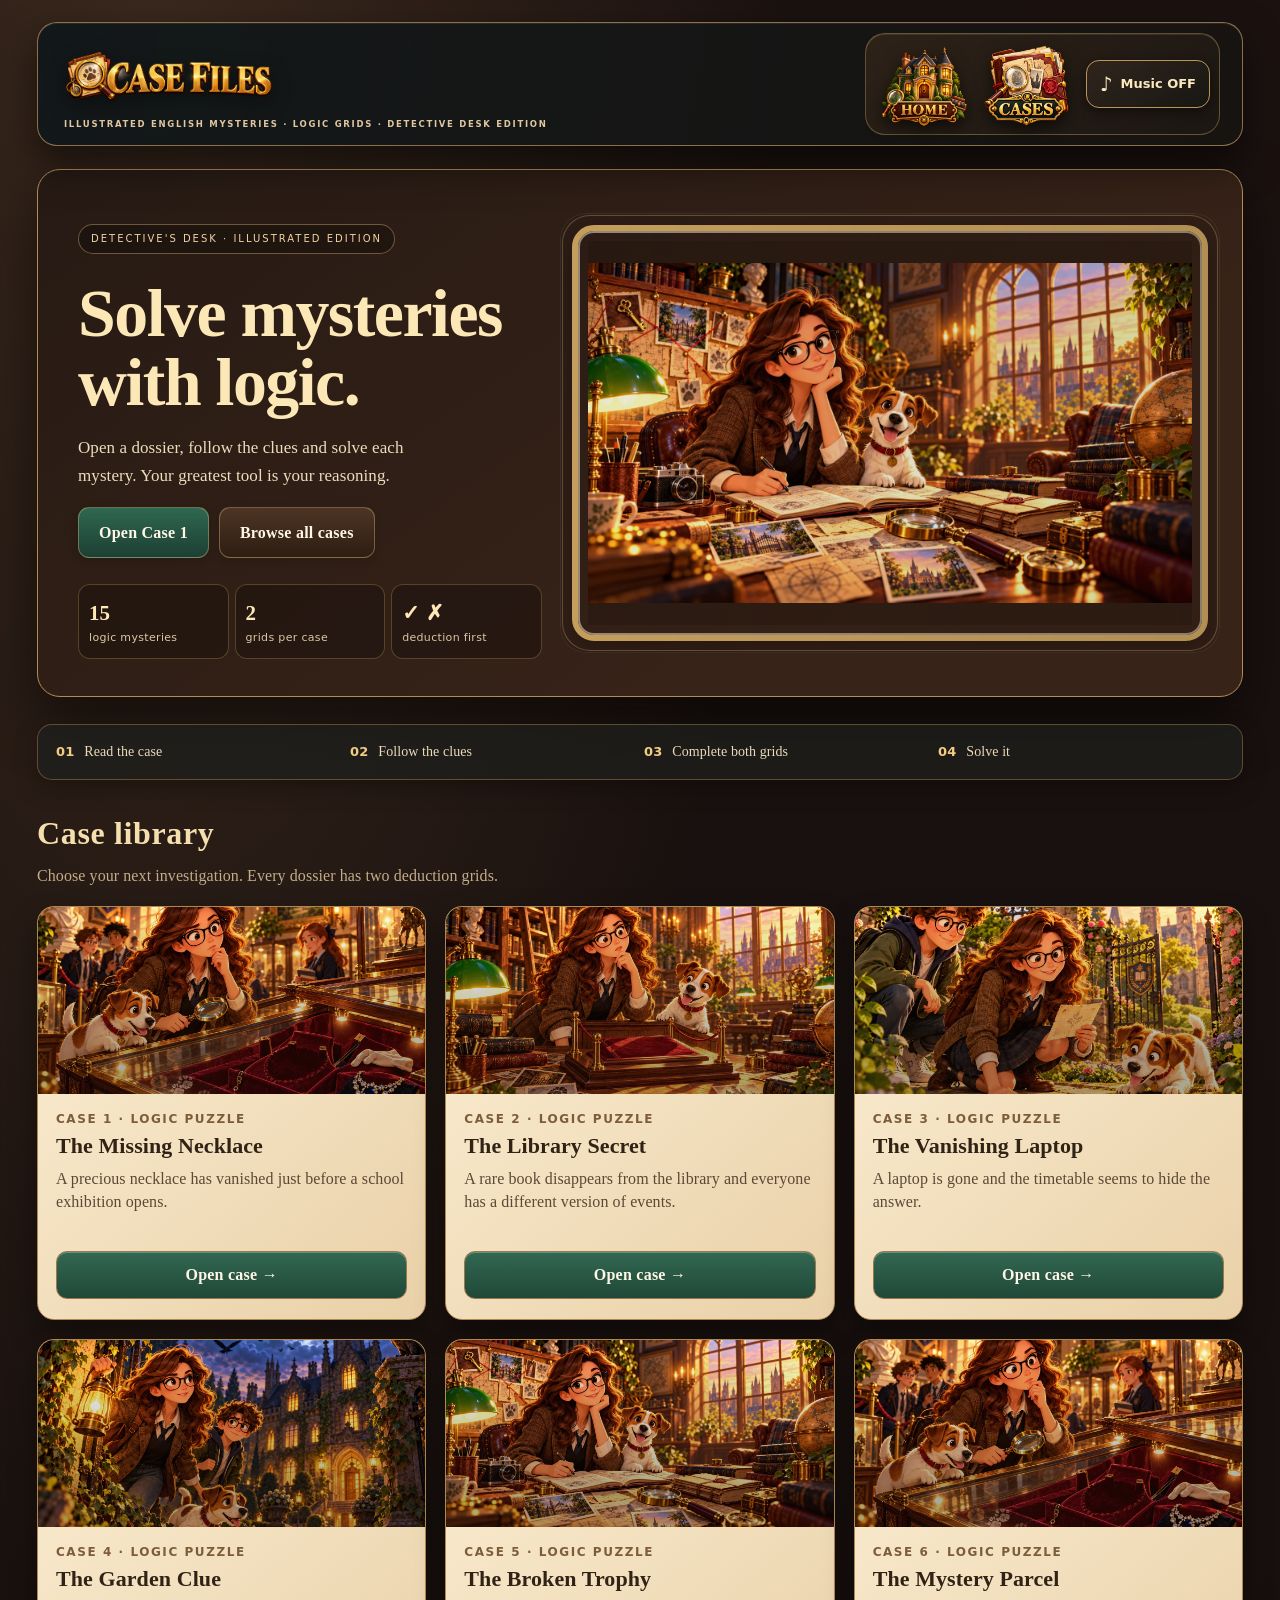
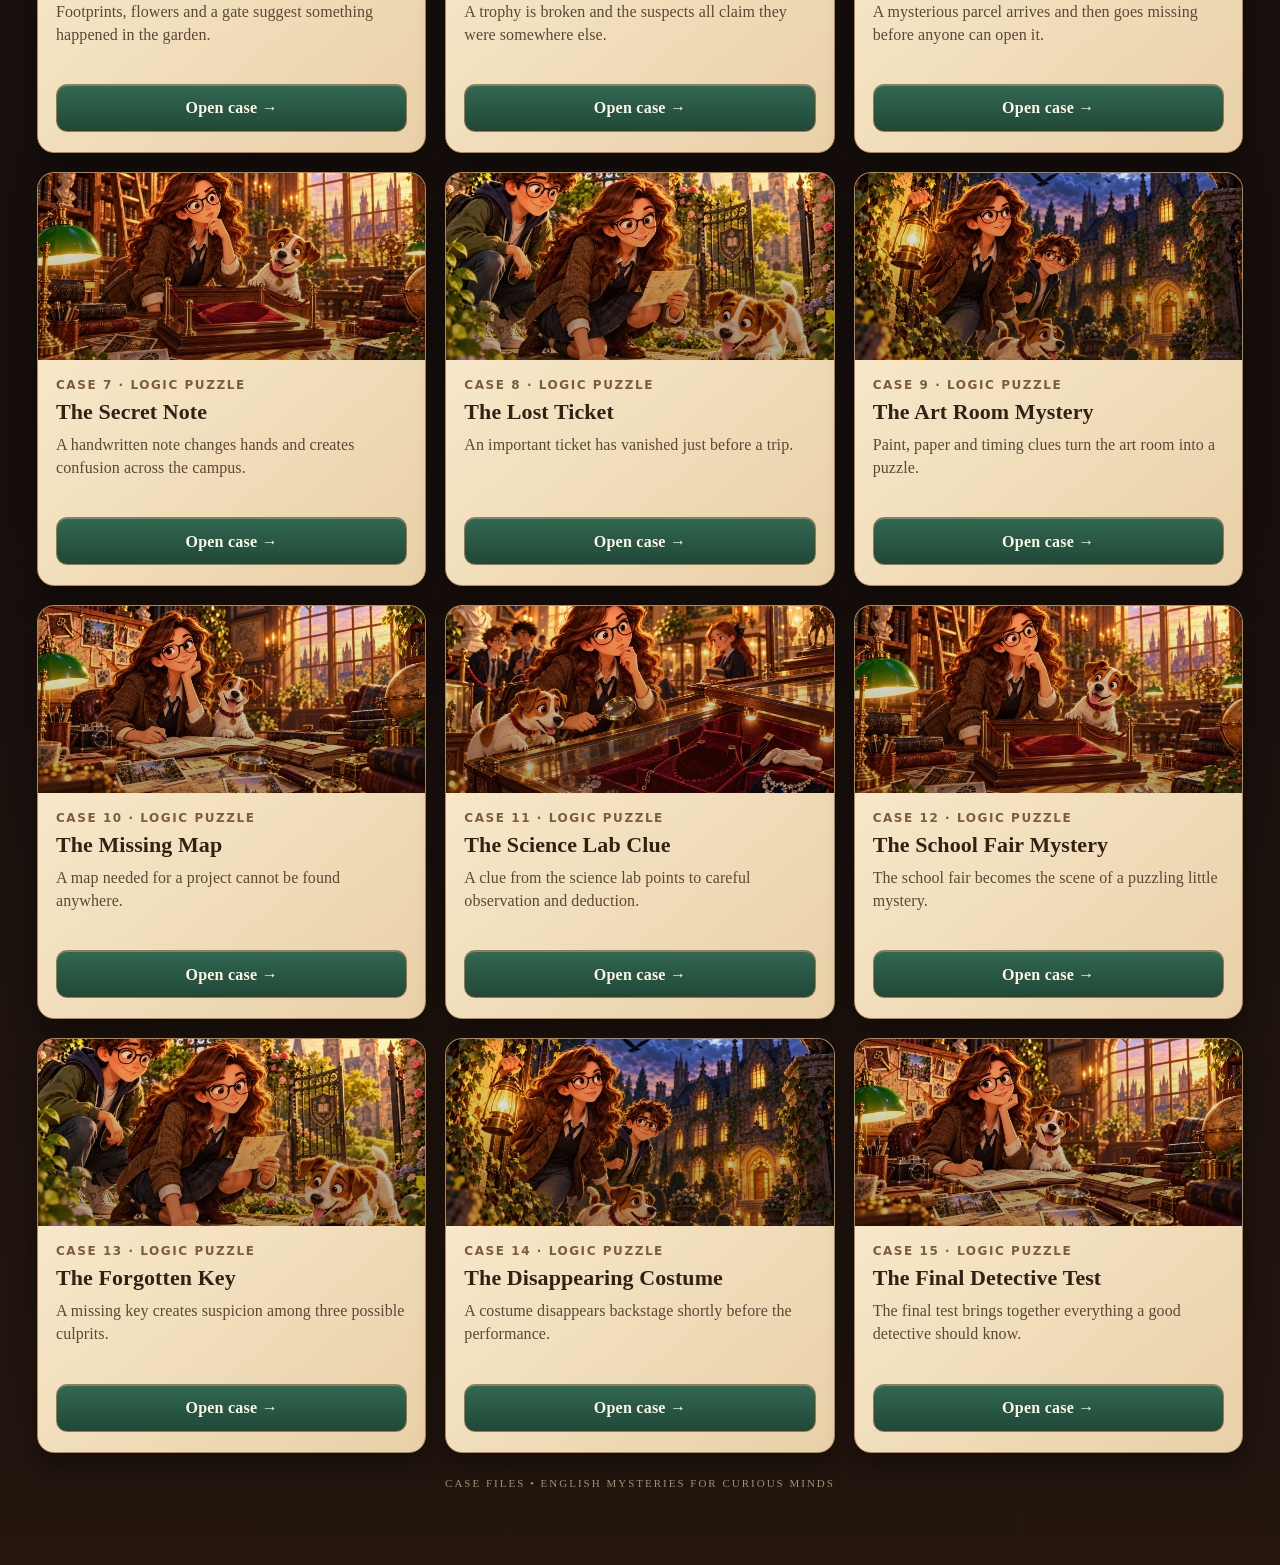
<file: index.html>
<!doctype html>
<html lang="en">
<head>
<meta charset="utf-8">
<meta name="viewport" content="width=device-width, initial-scale=1, viewport-fit=cover">
<title>CASE FILES — Illustrated Logic Grids</title>
<link rel="icon" type="image/svg+xml" href="data:image/svg+xml,%3Csvg%20xmlns%3D%22http%3A%2F%2Fwww.w3.org%2F2000%2Fsvg%22%20viewBox%3D%220%200%2064%2064%22%3E%3Crect%20width%3D%2264%22%20height%3D%2264%22%20rx%3D%2212%22%20fill%3D%22%2321140e%22%2F%3E%3Crect%20x%3D%225%22%20y%3D%225%22%20width%3D%2254%22%20height%3D%2254%22%20rx%3D%229%22%20fill%3D%22none%22%20stroke%3D%22%23efcb84%22%20stroke-width%3D%222%22%2F%3E%3Cpath%20d%3D%22M12%2021h15l5%205h20v24H12z%22%20fill%3D%22%23b98948%22%20stroke%3D%22%23f8ebcd%22%20stroke-width%3D%222%22%20stroke-linejoin%3D%22round%22%2F%3E%3Cpath%20d%3D%22M12%2029h40%22%20stroke%3D%22%23312216%22%20stroke-width%3D%222%22%2F%3E%3Ccircle%20cx%3D%2232%22%20cy%3D%2237%22%20r%3D%229%22%20fill%3D%22%2321140e%22%20stroke%3D%22%23fff0c4%22%20stroke-width%3D%223%22%2F%3E%3Cpath%20d%3D%22m39%2044%209%209%22%20stroke%3D%22%23fff0c4%22%20stroke-width%3D%224%22%20stroke-linecap%3D%22round%22%2F%3E%3Ccircle%20cx%3D%2232%22%20cy%3D%2237%22%20r%3D%224%22%20fill%3D%22%23efcb84%22%2F%3E%3C%2Fsvg%3E">
<style>
:root{
  --bg:#140d0a;
  --bg2:#21140e;
  --paper:#f8ebcd;
  --paper2:#ecd6aa;
  --ink:#312216;
  --gold:#efcb84;
  --gold2:#b98948;
  --wood:#3b2418;
  --wood2:#5b3925;
  --olive:#294638;
  --olive2:#183127;
  --yes:#246644;
  --no:#ad372f;
  --line:#b9955d;
  --cream:#fff8eb;
  --shadow:0 16px 34px rgba(0,0,0,.34);
}
*{box-sizing:border-box}
html,body{margin:0;padding:0}
body{
  min-height:100vh;
  color:#faefd9;
  font:16px/1.6 Georgia, serif;
  background:
    linear-gradient(rgba(15,9,7,.82),rgba(19,12,9,.93)),
    url('assets/home-hero.webp') center top / cover fixed no-repeat;
}
img{max-width:100%;display:block}
button{font:inherit;cursor:pointer;touch-action:manipulation}
button:focus-visible, select:focus-visible{outline:3px solid #ffe19b;outline-offset:3px}
.app{max-width:1280px;margin:0 auto;padding:14px 14px 52px}
.header{
  display:flex;justify-content:space-between;align-items:center;gap:12px;flex-wrap:wrap;
  padding:12px 16px;border:1px solid rgba(239,203,132,.36);border-radius:18px;
  background:linear-gradient(180deg,rgba(24,24,25,.95),rgba(14,14,15,.92));
  box-shadow:var(--shadow);backdrop-filter:blur(8px);
}
.brand{display:flex;flex-direction:column;align-items:flex-start;gap:6px;flex:1;min-width:240px}
.brand-logo{height:58px;width:auto;max-width:min(100%,470px);object-fit:contain;filter:drop-shadow(0 6px 10px rgba(0,0,0,.36))}
.brand small{display:block;font:9px/1.2 system-ui,sans-serif;color:#e6cfaa;letter-spacing:1.8px;font-weight:700;padding-left:4px}
.nav-actions{display:flex;gap:10px;flex-wrap:wrap;align-items:center}
.icon-nav{width:68px;height:68px;min-width:68px;padding:0;display:grid;place-items:center;background:none !important;border:0 !important;box-shadow:none !important;border-radius:0;overflow:visible;filter:drop-shadow(0 5px 8px rgba(0,0,0,.38));transition:transform .18s ease, filter .18s ease}
.icon-nav:hover,.icon-nav:focus-visible{transform:scale(1.06);filter:drop-shadow(0 8px 14px rgba(0,0,0,.42))}
.icon-nav img{width:100%;height:100%;object-fit:contain}
.btn,.pill,.ghost,.case-btn,.mini-btn{
  min-height:44px;border-radius:12px;border:1px solid rgba(239,203,132,.36);
  padding:10px 15px;color:#fff6e7;box-shadow:0 3px 8px rgba(0,0,0,.15)
}
.btn,.pill{background:linear-gradient(180deg,#2f6851,#1d3f33)}
.ghost{background:linear-gradient(180deg,#4c3524,#2e1d13)}
.mini-btn{background:linear-gradient(180deg,#f8ebcc,#ead1a0);color:#352316;border-color:#ba975f}
.page{display:none}
.page.active{display:block}
.hero{
  margin:18px 0 22px;
  display:grid;grid-template-columns:1.08fr .92fr;gap:18px;
  border:1px solid rgba(239,203,132,.32);border-radius:28px;overflow:hidden;
  background:linear-gradient(135deg,rgba(29,18,13,.96),rgba(62,39,22,.95) 45%,rgba(24,18,15,.93));
  box-shadow:var(--shadow)
}
.hero-copy{padding:28px 26px 24px}
.kicker{display:inline-flex;align-items:center;gap:8px;padding:8px 12px;border-radius:999px;background:#0000003d;border:1px solid rgba(239,203,132,.28);color:#f1d7a0;font:12px/1.2 system-ui,sans-serif;text-transform:uppercase;letter-spacing:.08em}
.hero-copy h1{margin:18px 0 10px;font-size:clamp(2.4rem,5vw,4.8rem);line-height:.95;color:#fce7b6}
.hero-copy p{max-width:720px;color:#ebd9b5;font-size:1.02rem}
.hero-actions{display:flex;gap:10px;flex-wrap:wrap;margin-top:18px}
.hero-stats{display:grid;grid-template-columns:repeat(3,minmax(0,1fr));gap:10px;margin-top:22px}
.stat{padding:14px;border-radius:16px;background:rgba(255,248,235,.08);border:1px solid rgba(239,203,132,.2)}
.stat strong{display:block;color:#ffe8b7;font-size:1.35rem}
.stat span{display:block;color:#dbc8a4;font-size:.92rem}
.hero-art{min-height:340px;background:url('assets/home-hero.webp') center center / cover no-repeat;position:relative}
.hero-art::after{content:"";position:absolute;inset:0;background:linear-gradient(90deg,rgba(25,16,12,.08),rgba(25,16,12,.18))}
.paper, .sidebar-card, .case-card, .play-shell{background:linear-gradient(145deg,var(--paper),var(--paper2));color:var(--ink);border:3px solid #bd9760;border-radius:22px;box-shadow:var(--shadow)}
.paper{padding:18px}
.section-head{display:flex;justify-content:space-between;align-items:end;gap:12px;flex-wrap:wrap;margin:18px 0 12px}
.section-head h2{margin:0;color:#f6dfae;font-size:2rem}
.section-head p{margin:4px 0 0;color:#d4c09d}
.home-grid{display:grid;grid-template-columns:repeat(3,minmax(0,1fr));gap:16px}
.feature{padding:16px 16px 14px;border-radius:18px;background:linear-gradient(145deg,#fbf0d8,#edd7ab);border:2px solid #c3a06d;color:#302114}
.feature h3{margin:0 0 8px;font-size:1.16rem}
.feature p{margin:.35rem 0 0}
.feature .emoji{font-size:1.45rem;margin-right:8px}
.case-grid{display:grid;grid-template-columns:repeat(3,minmax(0,1fr));gap:16px}
.case-card{overflow:hidden}
.case-thumb{height:170px;background:#74503b center center / cover no-repeat;position:relative}
.case-thumb::after{content:"";position:absolute;inset:0;background:linear-gradient(180deg,transparent,rgba(19,12,8,.35) 80%)}
.case-body{padding:15px}
.case-body small{display:block;color:#7d5d39;font:12px/1.25 system-ui,sans-serif;text-transform:uppercase;letter-spacing:.06em}
.case-body h3{margin:6px 0 8px;font-size:1.3rem}
.case-body p{margin:.4rem 0 .9rem;min-height:56px}
.case-btn{width:100%;background:linear-gradient(180deg,#2c644f,#1d4033)}
.play-layout{display:grid;grid-template-columns:minmax(0,1fr) 320px;gap:18px}
.play-shell{padding:18px}
.story-header{display:grid;grid-template-columns:1.08fr .92fr;gap:16px;align-items:start;margin-bottom:16px}
.story-copy .meta{font:12px/1.25 system-ui,sans-serif;text-transform:uppercase;letter-spacing:.08em;color:#7a5a35}
.story-copy h2{margin:4px 0 10px;font-size:2.2rem;line-height:1.08}
.story-copy p{margin:.35rem 0;color:#322317}
.story-art{border-radius:18px;overflow:hidden;min-height:280px;background:#68422b;box-shadow:0 10px 24px rgba(0,0,0,.18)}
.story-art img{width:100%;height:100%;object-fit:cover}
.tools{display:flex;gap:10px;flex-wrap:wrap;align-items:center;margin:12px 0 4px}
.tools .mini-btn.active{background:#234f3e;color:#fff8eb}
.subpaper{margin-top:14px;padding:14px;border-radius:18px;background:#fff7e8;border:1px solid #d5b784}
.subpaper h3{margin:0 0 8px;font-size:1.2rem}
.clue-list{padding-left:1.2rem;margin:.25rem 0 0}
.clue-list li{margin-bottom:10px}
.grid-wrap{overflow-x:auto;-webkit-overflow-scrolling:touch;border:2px solid #c09a61;border-radius:16px;background:#fff9ee;padding:8px;margin:12px 0}
.logic{border-collapse:collapse;width:100%;min-width:410px;table-layout:fixed;font:14px/1.2 system-ui,sans-serif}
.logic th,.logic td{border:1px solid #c3a57a;text-align:center}
.logic th{background:#e1c595;padding:10px 4px;font-size:12px}
.logic th:first-child{width:124px}
.logic .row{background:#f2e1bd;font-weight:700;text-align:left;padding:8px 7px}
.logic td{padding:0;background:#fffdf8}
.cell{display:block;width:100%;min-height:54px;border:0;background:transparent;font-size:24px;font-weight:bold;color:#3a281c}
.cell.yes{background:#d9edd7;color:var(--yes)}
.cell.no{background:#f8d7d2;color:var(--no)}
.sidebar{display:grid;gap:14px}
.sidebar-card{padding:15px}
.sidebar-card h3{margin:0 0 8px;font-size:1.15rem}
.sidebar-card p,.sidebar-card li{margin:.35rem 0}
.sidebar-card ul{padding-left:1.1rem}
.icon-sheet{border-radius:16px;overflow:hidden;border:2px solid #c39b63;background:#fff6e5}
.icon-sheet img{width:100%;height:auto}
.badge{display:inline-flex;gap:8px;align-items:center;padding:8px 12px;border-radius:999px;background:#fff3d5;border:1px solid #d3b278;color:#5c4025;font:13px/1.2 system-ui,sans-serif}
.feedback{font-weight:bold;white-space:pre-wrap;padding:12px 14px;border-left:4px solid #a07644;background:#fff8e7;margin-top:14px;border-radius:10px}
.count{font:13px system-ui,sans-serif;color:#7a5733}
.footer-note{text-align:center;color:#d8c4a0;font-size:.92rem;margin-top:22px}
.hidden{display:none !important}
@media (max-width:1050px){
  .hero,.story-header,.play-layout{grid-template-columns:1fr}
  .case-grid,.home-grid{grid-template-columns:repeat(2,minmax(0,1fr))}
}
@media (max-width:680px){
  .app{padding:10px 10px 34px}
  .header{padding:10px 12px}
  .hero-copy{padding:18px 16px 20px}
  .hero-art{min-height:260px}
  .hero-copy h1{font-size:2.2rem}
  .hero-stats,.case-grid,.home-grid{grid-template-columns:1fr}
  .story-copy h2{font-size:1.8rem}
  .logic{min-width:385px}
  .logic th:first-child{width:108px}
  .brand-mark{width:50px;height:50px}
  .icon-nav{width:50px;height:50px;min-width:50px}
}

/* Detective Desk — Premium finish */
:root{--paper:#f9edd3;--paper2:#edd8b5;--gold:#e9bf79;--line:#c7a26d}
body{background:radial-gradient(ellipse at 12% -5%,#70503460,transparent 40%),linear-gradient(180deg,#1b1210,#160f0d 65%,#24160f);font-family:Georgia,"Times New Roman",serif;letter-spacing:.005em}
.app{max-width:1250px;padding:22px 22px 62px}
.header{padding:10px 22px;border:1px solid #b08a57c7;border-radius:20px;background:linear-gradient(100deg,#12181afa,#171411f5);box-shadow:0 18px 38px #0008,inset 0 1px #ffffff14;gap:18px}
.brand{gap:6px}.brand-logo{height:58px;max-width:min(100%,470px)}.brand small{font-size:8.5px;letter-spacing:1.7px;color:#e0c7a2;margin-top:0;font-weight:700}
.icon-nav{width:64px;height:64px;min-width:64px;filter:drop-shadow(0 6px 8px #0009);transition:transform .2s,filter .2s}
.icon-nav:hover{transform:translateY(-3px) scale(1.05)}
.hero{margin-top:23px;grid-template-columns:43% 57%;gap:0;min-height:445px;border:1px solid #b28b55;border-radius:23px;background:linear-gradient(145deg,#261a14,#382318 75%);box-shadow:0 24px 54px #0008;align-items:center}
.hero-copy{padding:54px 14px 37px 40px;position:relative;z-index:1}
.kicker{font-size:10px;letter-spacing:2px;border-color:#caa56b77;color:#efd3a1}
.hero-copy h1{font-size:clamp(42px,5.3vw,73px);font-weight:600;letter-spacing:-1.5px;line-height:1.02;margin:25px 0 16px}
.hero-copy p{font-size:17px;line-height:1.6;color:#edddbc;max-width:380px}
.hero-art{background-image:url('assets/home-hero.webp');background-position:center center;background-size:contain;background-repeat:no-repeat;min-height:440px;position:relative;margin:18px 22px 18px 4px;border-radius:26px;padding:28px;background-origin:content-box;background-clip:content-box;overflow:hidden;background-color:rgba(29,18,13,.28);box-shadow:inset 0 0 0 1px rgba(255,244,221,.08)}
.hero-art::before{content:'';position:absolute;inset:12px;border-radius:22px;border:6px solid #d4aa63;box-shadow:inset 0 0 0 2px rgba(255,242,214,.55),0 10px 25px rgba(0,0,0,.28);pointer-events:none}
.hero-art::after{content:'';position:absolute;inset:2px;border-radius:28px;border:1px solid rgba(255,223,158,.25);pointer-events:none}
.btn,.ghost,.case-btn{font-family:Georgia,serif;letter-spacing:.015em;font-weight:bold;border-radius:11px;transition:transform .15s,filter .15s,box-shadow .15s}
.btn:hover,.ghost:hover,.case-btn:hover{transform:translateY(-2px);filter:brightness(1.12)}
.hero-actions .btn,.hero-actions .ghost{min-height:51px;padding:12px 20px}
.hero-stats{margin-top:26px;gap:6px}.stat{background:#21150fbb;border:1px solid #a2814c69;padding:12px 10px;border-radius:12px}.stat strong{font-size:21px}.stat span{font:11px/1.35 system-ui,sans-serif;letter-spacing:.03em}
.mission-ribbon{display:grid;grid-template-columns:repeat(4,minmax(0,1fr));gap:8px;margin:27px 0 25px;padding:16px 18px;border:1px solid #b68d526e;border-radius:15px;background:#1f201dbb;box-shadow:0 8px 25px #0004}
.mission-ribbon span{color:#ecdabb;font-size:14px;display:flex;gap:10px;align-items:center}.mission-ribbon b{color:#f2cc80;font:700 13px system-ui,sans-serif}
.section-head{margin:28px 0 17px}.section-head h2{font-size:32px;letter-spacing:.02em}.section-head p{color:#c5ac88}
.case-grid{gap:19px}.case-card{border:1px solid #ad8853;border-radius:17px;background:linear-gradient(140deg,#fcf0d5,#e9d0a8);overflow:hidden;box-shadow:0 14px 28px #0006;transition:transform .18s,box-shadow .18s}
.case-card:hover{transform:translateY(-4px);box-shadow:0 19px 33px #0009}
.case-thumb{height:187px;background-position:center 38%}
.case-body{padding:18px 18px 20px}.case-body h3{font-size:22px;line-height:1.17}.case-body small{letter-spacing:.13em;font-weight:700}
.case-body p{min-height:70px;color:#5c4836;line-height:1.45}
.case-btn{min-height:48px;border-color:#9a784c;background:linear-gradient(180deg,#326851,#204838);box-shadow:inset 0 1px #ffffff44}
.play-shell,.sidebar-card{border:1px solid #b99462;border-radius:16px;background:linear-gradient(140deg,#f8ecd0,#e9d4ad);box-shadow:0 15px 30px #0006}
.play-shell{padding:24px}.story-header{gap:24px;grid-template-columns:1fr 42%;align-items:center}.story-copy h2{font-size:clamp(30px,3.5vw,44px);margin:8px 0 20px}.story-art{min-height:260px;border:8px solid #d7af69;border-radius:16px;box-shadow:0 9px 19px #3c271a5e,inset 0 0 0 2px rgba(255,245,223,.55);padding:10px;background:linear-gradient(145deg,#6f4730,#8b5b3d)}.story-art img{object-fit:contain;object-position:center center;height:auto;max-height:340px;background:#6e432e;border-radius:8px;margin:auto}
.subpaper{background:#fffaf0;border:1px solid #d5b78a;border-radius:12px;margin-top:19px;padding:20px}.subpaper h3{font-size:21px;margin-bottom:11px}
.clue-list li{padding:5px 3px;line-height:1.65}
.grid-wrap{background:#fffdf7;border:1px solid #c5a577;padding:10px}
.logic th{background:#dec28d}.logic td{background:#fffdf8}.cell{min-height:56px}.cell:active{transform:scale(.97)}
.sidebar-card{padding:20px}.sidebar-card h3{font-size:21px}.sidebar-card li{margin:10px 0}
.feedback{font-weight:600}.footer-note{font-size:11px;letter-spacing:2px;text-transform:uppercase;opacity:.7}
@media(max-width:1050px){.hero{grid-template-columns:48% 52%}.hero-copy{padding:35px 8px 28px 27px}.hero-art{min-height:350px}.story-header{grid-template-columns:1fr}}
@media(max-width:680px){.app{padding:10px 10px 35px}.header{padding:9px 12px;gap:8px}.brand{gap:4px;min-width:0;flex:1}.brand-logo{height:40px;max-width:100%}.brand small{font-size:6.2px;letter-spacing:.65px;max-width:100%;padding-left:2px}.nav-actions{gap:6px}.icon-nav{width:48px;min-width:48px;height:48px}.hero{grid-template-columns:1fr;min-height:0}.hero-copy{padding:25px 21px 8px}.hero-copy h1{font-size:46px;margin:17px 0 12px}.hero-copy p{font-size:15px}.hero-art{min-height:300px;background-size:contain;background-position:center center;margin:0 14px 18px 14px;padding:18px}.hero-stats{margin:19px 0 4px;grid-template-columns:repeat(3,1fr)}.stat{padding:9px 6px}.stat strong{font-size:17px}.stat span{font-size:10px}.mission-ribbon{grid-template-columns:repeat(2,1fr);padding:14px;gap:12px}.mission-ribbon span{font-size:12px}.section-head h2{font-size:26px}.case-grid{grid-template-columns:1fr}.case-thumb{height:200px}.play-shell{padding:13px}.subpaper{padding:12px}.story-art{min-height:0;padding:8px}.story-art img{max-height:280px}.logic{min-width:385px}.sidebar{gap:10px}}
@media(prefers-reduced-motion:reduce){*,*::before,*::after{transition:none!important;scroll-behavior:auto!important}}

/* V14 - Navigation icons: larger, correctly centered */
.header{align-items:center}
.nav-actions{display:flex;align-items:center;justify-content:center;gap:16px;flex:0 0 auto;margin-block:auto}
.nav-actions .icon-nav{width:82px;height:82px;min-width:82px;display:flex;align-items:center;justify-content:center}
.nav-actions .icon-nav img{display:block;width:100%;height:100%;object-fit:contain;object-position:center}
@media(max-width:680px){.header{flex-wrap:nowrap;align-items:center}.brand{min-width:0;flex:1 1 auto}.brand-logo{width:100%;height:auto;max-height:49px;object-position:left center}.nav-actions{gap:7px;margin-left:auto;flex:0 0 auto}.nav-actions .icon-nav{width:59px;height:59px;min-width:59px}}
@media(max-width:380px){.nav-actions .icon-nav{width:52px;height:52px;min-width:52px}}

/* Sound control — V15 */
.music-toggle{min-width:112px;min-height:48px;border-radius:13px;border:1px solid #bc945a;background:linear-gradient(150deg,#30251d,#171713);color:#fbe8bd;display:inline-flex;justify-content:center;align-items:center;gap:8px;padding:9px 13px;font:700 13px/1.2 system-ui,sans-serif;box-shadow:0 4px 12px #0007;cursor:pointer}
.music-toggle[aria-pressed="true"]{border-color:#e4c78b;background:linear-gradient(145deg,#294b3b,#152a23)}
.music-toggle .music-icon{font-size:20px;line-height:1}
@media(max-width:680px){.music-toggle{min-width:48px;width:48px;height:48px;padding:4px;font-size:0;gap:0}.music-toggle .music-icon{font-size:23px}}

/* V16 navigation: a cohesive, compact detective desk control panel */
.header{gap:16px}
.nav-actions{display:flex;align-items:center;justify-content:center;gap:4px;padding:6px 9px;border:1px solid rgba(226,184,111,.35);border-radius:20px;background:linear-gradient(145deg,rgba(90,59,34,.36),rgba(29,24,20,.8));box-shadow:inset 0 1px 0 #fff2cf18;flex-wrap:nowrap}
.nav-actions .icon-nav{width:98px;height:88px;min-width:98px;padding:3px 5px;display:grid;place-items:center;overflow:hidden;flex-shrink:0}
.nav-actions .icon-nav img{width:100%;height:100%;object-fit:contain;object-position:center;display:block}
.nav-actions .music-toggle{margin-left:7px;flex-shrink:0}
@media(max-width:760px){
 .header{gap:8px;flex-wrap:wrap}
 .brand{flex:1 1 170px;min-width:0}
 .nav-actions{gap:1px;padding:4px 5px;border-radius:14px;margin-left:auto}
 .nav-actions .icon-nav{width:69px;height:66px;min-width:69px;padding:2px}
 .nav-actions .music-toggle{margin-left:3px;min-width:44px;width:44px;height:44px}
}
@media(max-width:420px){
 .header{padding:8px;gap:5px}
 .brand{flex:1 1 140px}
 .brand small{display:none}
 .nav-actions .icon-nav{width:58px;min-width:58px;height:58px}
 .nav-actions .music-toggle{width:40px;height:40px;min-width:40px}
}

/* V17 — enlarge CASE FILES logo */
.brand-logo{height:72px !important;max-width:min(100%,560px) !important;}
.header .brand{gap:8px !important;}
@media(max-width:680px){
  .brand-logo{height:50px !important;max-width:100% !important;}
}
@media(max-width:420px){
  .brand-logo{height:44px !important;}
}

</style>
</head>
<body>
<div class="app">
  <header class="header">
    <div class="brand">
      <img class="brand-logo" src="assets/logo-casefiles.png" alt="Case Files">
      <small>ILLUSTRATED ENGLISH MYSTERIES · LOGIC GRIDS · DETECTIVE DESK EDITION</small>
    </div>
    <div class="nav-actions">
      <button class="ghost icon-nav" id="homeBtnTop" aria-label="Home" title="Home"><img src="assets/nav-home.png" alt="Home"></button>
      <button class="btn icon-nav" id="casesBtnTop" aria-label="Cases" title="Cases"><img src="assets/nav-cases.png" alt="Cases"></button>
      <button type="button" id="musicToggle" class="music-toggle" aria-pressed="false" aria-label="Turn background music on" title="Background music off"><span class="music-icon" aria-hidden="true">♫</span><span class="music-label">Music OFF</span></button>
    </div>
  </header>

  <section id="homePage" class="page active">
    <div class="hero">
      <div class="hero-copy">
        <div class="kicker">Detective's Desk · illustrated edition</div>
        <h1>Solve mysteries<br>with logic.</h1>
        <p>Open a dossier, follow the clues and solve each mystery. Your greatest tool is your reasoning.</p>
        <div class="hero-actions">
          <button class="btn" id="openFirstCase">Open Case 1</button>
          <button class="ghost" id="jumpToCases">Browse all cases</button>
        </div>
        <div class="hero-stats">
          <div class="stat"><strong>15</strong><span>logic mysteries</span></div>
          <div class="stat"><strong>2</strong><span>grids per case</span></div>
          <div class="stat"><strong>✓ ✗</strong><span>deduction first</span></div>
        </div>
      </div>
      <div class="hero-art" role="img" aria-label="An animated-style detective and her dog investigate at a sunlit desk"></div>
    </div>

    <div class="mission-ribbon" aria-label="How to play"><span><b>01</b> Read the case</span><span><b>02</b> Follow the clues</span><span><b>03</b> Complete both grids</span><span><b>04</b> Solve it</span></div>

    <div class="section-head" id="casesAnchor">
      <div>
        <h2>Case library</h2>
        <p>Choose your next investigation. Every dossier has two deduction grids.</p>
      </div>
    </div>
    <div class="case-grid" id="caseGrid"></div>
  </section>

  <section id="playPage" class="page">
    <div class="play-layout">
      <main class="play-shell">
        <div class="story-header">
          <div class="story-copy">
            <div class="meta" id="caseMeta">Case 1 / 15</div>
            <h2 id="caseTitle">The Missing Necklace</h2>
            <p id="caseHook"></p>
            <p id="caseStory"></p>
            <div class="tools">
              <button class="mini-btn" id="backBtn">← All cases</button>
              <button class="mini-btn" id="listenStory">🔊 Read story</button>
              <button class="mini-btn" id="listenClues">🔊 Read clues</button>
            </div>
          </div>
          <div class="story-art"><img id="storyImage" src="assets/missing-necklace.webp" alt="Story illustration"></div>
        </div>

        <div class="subpaper">
          <h3>📜 Clues</h3>
          <ol id="clues" class="clue-list"></ol>
        </div>

        <div class="subpaper">
          <h3>🧩 Logic grid — Suspects × Places</h3>
          <p>Tap a square: <b>blank → ✓ → ✗ → blank</b>. Match each suspect to exactly one place.</p>
          <div class="grid-wrap" id="gridA"></div>
        </div>

        <div class="subpaper">
          <h3>🧩 Logic grid — Suspects × Times</h3>
          <p>Use the second grid to identify when each suspect was seen.</p>
          <div class="grid-wrap" id="gridB"></div>
        </div>

        <div class="tools">
          <button id="checkBtn" class="btn">✓ Check Solution</button>
          <button id="resetBtn" class="mini-btn">↺ Reset both grids</button>
          <button id="revealBtn" class="ghost">Reveal Answer</button>
        </div>
        <div id="feedback" class="feedback" role="status" aria-live="polite">Start by eliminating impossible combinations with ✗.</div>
      </main>

      <aside class="sidebar">
        <div class="sidebar-card">
          <h3>Detective checklist</h3>
          <ul>
            <li>Read the mystery</li>
            <li>Compare the clues</li>
            <li>Fill both grids</li>
            <li>Check your deduction</li>
          </ul>
          <p class="count" id="progressText">Marked cells: 0 / 18</p>
          <button id="nextBtn" class="btn" style="width:100%;margin-top:8px">Next case →</button>
        </div>

      </aside>
    </div>
  </section>

  <audio id="backgroundMusic" src="assets/detective-music.mp3" loop preload="none"></audio>
  <p class="footer-note">CASE FILES  •  ENGLISH MYSTERIES FOR CURIOUS MINDS</p>
</div>

<script>
(() => {
  'use strict';

  const titles = [
    'The Missing Necklace','The Library Secret','The Vanishing Laptop','The Garden Clue','The Broken Trophy',
    'The Mystery Parcel','The Secret Note','The Lost Ticket','The Art Room Mystery','The Missing Map',
    'The Science Lab Clue','The School Fair Mystery','The Forgotten Key','The Disappearing Costume','The Final Detective Test'
  ];
  const hooks = [
    'A precious necklace has vanished just before a school exhibition opens.',
    'A rare book disappears from the library and everyone has a different version of events.',
    'A laptop is gone and the timetable seems to hide the answer.',
    'Footprints, flowers and a gate suggest something happened in the garden.',
    'A trophy is broken and the suspects all claim they were somewhere else.',
    'A mysterious parcel arrives and then goes missing before anyone can open it.',
    'A handwritten note changes hands and creates confusion across the campus.',
    'An important ticket has vanished just before a trip.',
    'Paint, paper and timing clues turn the art room into a puzzle.',
    'A map needed for a project cannot be found anywhere.',
    'A clue from the science lab points to careful observation and deduction.',
    'The school fair becomes the scene of a puzzling little mystery.',
    'A missing key creates suspicion among three possible culprits.',
    'A costume disappears backstage shortly before the performance.',
    'The final test brings together everything a good detective should know.'
  ];
  const storyTexts = [
    'Three students — Emma, Liam and Noah — were seen in three different places and at three different times. Read the clues carefully to work out who was where and when.',
    'During a busy afternoon, the school library became the centre of a mystery. Use logic, not guesswork, to reconstruct the truth.',
    'Somebody misplaced or hid an important object, and the only way to solve the case is to combine the clues with the two logic grids.',
    'Every case follows the same mission: compare the evidence, cross out impossible options, and identify one correct place and one correct time for each suspect.'
  ];
  const images = [
    {src:'assets/missing-necklace.webp', caption:'The detective examines the scene of the missing necklace.', badge:'Museum / jewel mystery'},
    {src:'assets/library-secret.webp', caption:'A library investigation brings clues hidden in books and quiet corners.', badge:'Library mystery'},
    {src:'assets/garden-gate.webp', caption:'The garden gate and footprints suggest a clue outdoors.', badge:'Garden clue'},
    {src:'assets/gothic-manor.webp', caption:'A darker, more atmospheric mystery for dramatic cases.', badge:'Gothic atmosphere'},
    {src:'assets/home-hero.webp', caption:'The main detective desk scene gives the game its warm visual identity.', badge:'Detective desk'}
  ];
  const people=['Emma','Liam','Noah'];
  const places=['Library','Garden','Art Room'];
  const times=['2:00','2:30','3:00'];
  const P=[[1,2,0],[0,2,1],[2,0,1],[1,0,2],[2,1,0],[0,1,2],[1,2,0],[2,0,1],[0,2,1],[2,1,0],[1,0,2],[0,1,2],[1,2,0],[2,0,1],[0,2,1]];
  const T=[[2,0,1],[1,2,0],[0,2,1],[2,1,0],[1,0,2],[0,1,2],[2,0,1],[1,2,0],[0,2,1],[2,1,0],[1,0,2],[0,1,2],[2,0,1],[1,2,0],[0,2,1]];

  let currentIndex = 0;
  let gridA = Array(9).fill(0);
  let gridB = Array(9).fill(0);

  const $ = id => document.getElementById(id);
  const homePage = $('homePage');
  const playPage = $('playPage');

  function storageKey(){ return 'casefiles_v8_' + currentIndex; }
  function loadState(){
    try{
      const data = JSON.parse(localStorage.getItem(storageKey()));
      if(Array.isArray(data?.a) && Array.isArray(data?.b) && data.a.length===9 && data.b.length===9){
        gridA = data.a; gridB = data.b; return;
      }
    }catch(e){}
    gridA = Array(9).fill(0); gridB = Array(9).fill(0);
  }
  function saveState(){
    try{ localStorage.setItem(storageKey(), JSON.stringify({a:gridA,b:gridB})); }catch(e){}
  }

  function buildPuzzle(index){
    const loc=P[index], tm=T[index];
    return {
      title: titles[index],
      hook: hooks[index],
      story: storyTexts[index % storyTexts.length],
      clues: [
        `${people[(index+1)%3]} was at the ${places[loc[(index+1)%3]]}.`,
        `${people[(index+2)%3]} was seen at ${times[tm[(index+2)%3]]}.`,
        `The person in the ${places[loc[index%3]]} was there at ${times[tm[index%3]]}.`,
        `The student at ${places[loc[(index+2)%3]]} arrived at ${times[tm[(index+2)%3]]}.`,
        `The person in the ${places[loc[(index+1)%3]]} was not there at ${times[(tm[(index+1)%3]+1)%3]}.`
      ],
      a: loc,
      b: tm,
      image: images[index % images.length]
    };
  }

  function renderCaseCards(){
    $('caseGrid').innerHTML = titles.map((title, i) => {
      const img = images[i % images.length];
      return `
        <article class="case-card">
          <div class="case-thumb" style="background-image:url('${img.src}')"></div>
          <div class="case-body">
            <small>Case ${i+1} · logic puzzle</small>
            <h3>${title}</h3>
            <p>${hooks[i]}</p>
            <button class="case-btn" data-case="${i}">Open case →</button>
          </div>
        </article>`;
    }).join('');
  }

  function renderGrid(targetId, data, cats, which){
    let html = '<table class="logic"><thead><tr><th>Suspect</th>' + cats.map(cat => `<th>${cat}</th>`).join('') + '</tr></thead><tbody>';
    people.forEach((name, r) => {
      html += `<tr><th class="row" scope="row">${name}</th>`;
      cats.forEach((cat, c) => {
        const value = data[r*3+c];
        html += `<td><button type="button" class="cell ${value===1?'yes':value===2?'no':''}" data-which="${which}" data-index="${r*3+c}" aria-label="${name} × ${cat}: ${value===1?'yes':value===2?'no':'empty'}">${value===1?'✓':value===2?'✗':'·'}</button></td>`;
      });
      html += '</tr>';
    });
    $(targetId).innerHTML = html + '</tbody></table>';
  }

  function updateProgress(){
    $('progressText').textContent = 'Marked cells: ' + [...gridA, ...gridB].filter(v => v!==0).length + ' / 18';
  }

  function updatePlayView(){
    const p = buildPuzzle(currentIndex);
    $('caseMeta').textContent = `Case ${currentIndex+1} / 15 · illustrated deduction puzzle`;
    $('caseTitle').textContent = p.title;
    $('caseHook').textContent = p.hook;
    $('caseStory').textContent = p.story;
    $('clues').innerHTML = p.clues.map(clue => `<li>${clue}</li>`).join('');
    $('storyImage').src = p.image.src;
    $('storyImage').alt = p.title + ' illustration';
    renderGrid('gridA', gridA, places, 'a');
    renderGrid('gridB', gridB, times, 'b');
    updateProgress();
  }

  function showHome(){
    playPage.classList.remove('active');
    homePage.classList.add('active');
    window.scrollTo({top:0, behavior:'smooth'});
  }

  function openCase(i){
    currentIndex = i;
    loadState();
    updatePlayView();
    $('feedback').textContent = 'Start by eliminating impossible combinations with ✗.';
    homePage.classList.remove('active');
    playPage.classList.add('active');
    window.scrollTo({top:0, behavior:'smooth'});
  }

  function cycleCell(which, idx){
    const grid = which === 'a' ? gridA : gridB;
    grid[idx] = (grid[idx] + 1) % 3;
    saveState();
    updatePlayView();
  }

  function revealAnswer(){
    const p = buildPuzzle(currentIndex);
    gridA = Array.from({length:9}, (_, k) => Math.floor(k/3) === p.a.indexOf(k%3) ? 1 : 2);
    gridB = Array.from({length:9}, (_, k) => Math.floor(k/3) === p.b.indexOf(k%3) ? 1 : 2);
    saveState();
    updatePlayView();
    $('feedback').textContent = 'Answer revealed. Study the completed grids to understand the deduction.';
  }

  function resetGrids(){
    gridA.fill(0); gridB.fill(0);
    saveState();
    updatePlayView();
    $('feedback').textContent = 'Both grids have been reset.';
  }

  function checkSolution(){
    const p = buildPuzzle(currentIndex);
    let ok = true;
    for(let r=0;r<3;r++){
      for(let c=0;c<3;c++){
        const idx = r*3+c;
        if(gridA[idx] !== (p.a[r]===c ? 1 : 2) || gridB[idx] !== (p.b[r]===c ? 1 : 2)) ok = false;
      }
    }
    $('feedback').textContent = ok
      ? '✅ CASE SOLVED! Every ✓ and ✗ is correct. Excellent deduction!'
      : 'Not yet! Both grids must be fully and correctly completed. Each row and column contains one ✓; the rest are ✗.';
  }

  function speak(text){
    if(!('speechSynthesis' in window)) return;
    window.speechSynthesis.cancel();
    const utter = new SpeechSynthesisUtterance(text);
    utter.lang = 'en-GB';
    utter.rate = 0.9;
    window.speechSynthesis.speak(utter);
  }

  document.addEventListener('click', (e) => {
    const caseBtn = e.target.closest('[data-case]');
    if(caseBtn){ openCase(Number(caseBtn.dataset.case)); return; }

    const cellBtn = e.target.closest('[data-which][data-index]');
    if(cellBtn){ cycleCell(cellBtn.dataset.which, Number(cellBtn.dataset.index)); return; }
  });

  $('openFirstCase').onclick = () => openCase(0);
  $('jumpToCases').onclick = () => document.getElementById('casesAnchor').scrollIntoView({behavior:'smooth'});
  $('backBtn').onclick = showHome;
  $('homeBtnTop').onclick = showHome;
  $('casesBtnTop').onclick = () => {
    showHome();
    setTimeout(() => document.getElementById('casesAnchor').scrollIntoView({behavior:'smooth'}), 100);
  };
  $('listenStory').onclick = () => {
    const p = buildPuzzle(currentIndex);
    speak(p.hook + '. ' + p.story);
  };
  $('listenClues').onclick = () => speak(buildPuzzle(currentIndex).clues.join('. '));
  $('checkBtn').onclick = checkSolution;
  $('resetBtn').onclick = resetGrids;
  $('revealBtn').onclick = revealAnswer;
  $('nextBtn').onclick = () => openCase((currentIndex + 1) % 15);


  // Browsers require a real user gesture before playing audio.
  const backgroundMusic = $('backgroundMusic');
  const musicToggle = $('musicToggle');
  const musicLabel = musicToggle.querySelector('.music-label');
  backgroundMusic.volume = 0.22;
  let musicEnabled = false;
  function syncMusicUI(){
    musicToggle.setAttribute('aria-pressed', String(musicEnabled));
    musicToggle.setAttribute('aria-label', musicEnabled ? 'Turn background music off' : 'Turn background music on');
    musicToggle.title = musicEnabled ? 'Background music on' : 'Background music off';
    musicLabel.textContent = musicEnabled ? 'Music ON' : 'Music OFF';
    musicToggle.querySelector('.music-icon').textContent = musicEnabled ? '♫' : '♪';
  }
  musicToggle.addEventListener('click', async () => {
    if(musicEnabled){
      musicEnabled=false;
      backgroundMusic.pause();
      syncMusicUI();
      return;
    }
    musicEnabled=true;
    syncMusicUI();
    try{ await backgroundMusic.play(); }
    catch(err){
      musicEnabled=false;
      syncMusicUI();
      musicToggle.title='Audio could not start. Tap to try again.';
    }
  });
  syncMusicUI();

  renderCaseCards();
})();
</script>
</body>
</html>
</file>
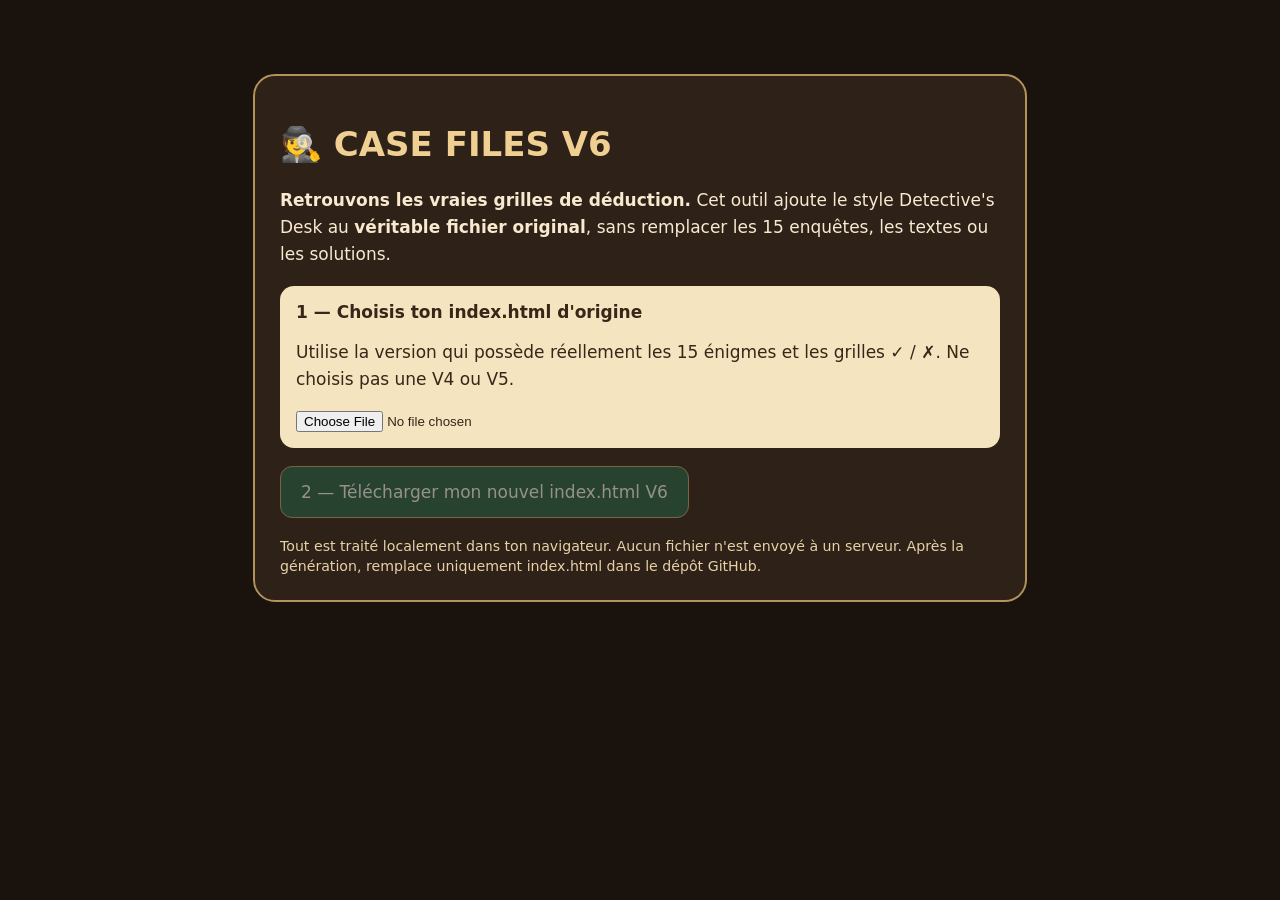
<file: prepare-v6.html>
<!doctype html><html lang="fr"><meta charset="utf-8"><meta name="viewport" content="width=device-width,initial-scale=1"><title>CASE FILES — Mise à jour V6 sûre</title><style>body{margin:0;background:#1a120c;color:#f8e9cf;font:17px system-ui,sans-serif;padding:20px}main{max-width:720px;margin:6vh auto;border:2px solid #b3925b;border-radius:22px;padding:25px;background:#2d2118}h1{color:#f0cf92}p{line-height:1.6}.box{background:#f4e4bf;color:#382619;border-radius:14px;padding:16px;margin:18px 0}input{max-width:100%}button{background:#246449;color:white;border:1px solid #cba56d;border-radius:12px;padding:15px 20px;font:inherit;cursor:pointer;min-height:48px}button:disabled{opacity:.5}small{color:#e9d1a7}</style><main><h1>🕵️ CASE FILES V6</h1><p><strong>Retrouvons les vraies grilles de déduction.</strong> Cet outil ajoute le style Detective's Desk au <strong>véritable fichier original</strong>, sans remplacer les 15 enquêtes, les textes ou les solutions.</p><div class="box"><strong>1 — Choisis ton index.html d'origine</strong><p>Utilise la version qui possède réellement les 15 énigmes et les grilles ✓ / ✗. Ne choisis pas une V4 ou V5.</p><input id="source" type="file" accept=".html,text/html"></div><button id="make" disabled>2 — Télécharger mon nouvel index.html V6</button><p id="msg" role="status"></p><small>Tout est traité localement dans ton navigateur. Aucun fichier n'est envoyé à un serveur. Après la génération, remplace uniquement index.html dans le dépôt GitHub.</small></main><script>
const inp=document.getElementById('source'),btn=document.getElementById('make'),msg=document.getElementById('msg');let css="/* CASE FILES V6 — visual-only upgrade. Preserves the actual puzzle engine and every original case. */\n:root{--gold:#dbb978;--wood:#3c2415;--paper:#f5e6c5;--ink:#2c2016}\nbody{background:radial-gradient(circle at 8% 5%,#bc844345,transparent 28%),radial-gradient(circle at 95% 26%,#a1653138,transparent 36%),repeating-linear-gradient(92deg,#1d120b 0 37px,#23160d 38px 41px,#1b110b 44px 78px)!important;color:#f7e9cc!important;padding:18px 12px 75px!important}\n.wrap{max-width:1060px!important}\nheader{padding:18px 20px 12px!important;border-radius:20px;background:linear-gradient(135deg,#1d1916,#392518);border:1px solid #977243;box-shadow:0 14px 35px #0008;margin:12px 0 22px!important}\nheader h1{font-size:clamp(1.7rem,5vw,3rem)!important;letter-spacing:.075em!important;color:#f0d19a!important;text-shadow:0 3px 8px #000a}\nheader .subtitle{color:#e9d2a8!important;font-size:1rem}\n.hero{border:3px solid #aa804a!important;border-radius:16px!important;box-shadow:0 9px 32px #0009!important;background:#19110b!important}\n.hero img{display:block;width:100%!important;height:auto!important;object-fit:contain!important;max-height:none!important}\n.progress-bar-outer{margin:14px 0 22px!important;height:26px!important;border:1px solid #b18c55!important;background:#211b15!important}\n.progress-bar-inner{background:linear-gradient(90deg,#997134,#edd092)!important}\n.case-card{background:linear-gradient(125deg,#f8eccc,#e3c99b)!important;color:var(--ink)!important;border:2px solid #ae8950!important;border-radius:15px!important;padding:17px!important;box-shadow:0 8px 19px #0008!important;transition:transform .14s, box-shadow .14s!important}\n.case-card:hover{transform:translateY(-2px)!important;box-shadow:0 12px 24px #0009!important}\n.case-num{background:#4c3322!important;border:2px solid #bd9756!important;color:#f2d59c!important}\n.case-card.done .case-num{background:#275141!important;color:#e5f3e9!important}\n.case-title{color:#332315!important;font-weight:bold!important;font-size:1.12rem!important}\n.case-diff{color:#745433!important}\n.case-check{color:#256144!important}\n.back-btn,.a11y-toggle{border-radius:12px!important;min-height:44px!important;border:1px solid #c19d61!important;color:#f5e3c0!important;background:#27211b!important;padding:10px 16px!important}\n.a11y-panel{background:#282017!important;border:1px solid #bc9b63!important;border-radius:15px!important;box-shadow:0 15px 35px #000a!important}\n.case-file{border:3px solid #b18d59!important;background:linear-gradient(145deg,#fff2d5,#edd7ab)!important;color:#302113!important;border-radius:16px!important;padding:clamp(16px,4vw,26px)!important;box-shadow:0 11px 28px #0007!important;margin:15px 0!important}\n.case-file h2{color:#654323!important;border-bottom:1px solid #cba97b!important}\n.case-file p,.case-file li,.clues li span:last-child{color:#302113!important;line-height:1.7!important}\n.clue-num{background:#6f3925!important;color:#fff3d5!important}\n.grid-scroll{border:2px solid #a78552!important;background:#faefd6!important;border-radius:15px!important;padding:14px 8px!important;box-shadow:0 6px 18px #0004!important;-webkit-overflow-scrolling:touch!important;overscroll-behavior-inline:contain}\ntable.puzzle{background:#fff5dc!important;border:2px solid #a88752!important}\ntable.puzzle th{background:#e2c99e!important;color:#302414!important;border-color:#a98652!important}\ntable.puzzle th.rowhead{background:#ead5ae!important;color:#302414!important;min-width:92px!important}\ntable.puzzle td{border-color:#ba9d6d!important}\ntable.puzzle td.cell{background:#fff9e9!important;color:#2d4d3f!important;width:48px!important;height:48px!important;min-width:48px!important;font-size:1.35em!important;touch-action:manipulation;-webkit-tap-highlight-color:#e1b66b80}\ntable.puzzle td.cell:hover{background:#f7e3b9!important}\ntable.puzzle td.blocked{background:#cfb99a!important}\n.controls button,.controls .action,button.action,button.secondary{border-radius:11px!important;min-height:46px!important;padding:11px 16px!important}\nbutton.action{background:linear-gradient(#33795e,#20523f)!important;color:#fff4d9!important;border:1px solid #b8aa79!important;box-shadow:0 4px 10px #0004!important}\nbutton.secondary{border:1px solid #b99864!important;color:#e8d0a2!important}\nbutton:focus-visible,.case-card:focus-visible,td.cell:focus-visible{outline:3px solid #df9e39!important;outline-offset:3px}\n@media(max-width:700px){body{padding:8px 7px 45px!important}.wrap{width:100%!important}header{padding:12px!important}.case-card{padding:12px!important;gap:12px!important}.case-num{width:38px!important;height:38px!important;line-height:34px!important}.case-file{padding:14px!important}.grid-scroll{padding:8px 5px!important}table.puzzle td.cell{min-width:44px!important;width:44px!important;height:44px!important}.controls{display:grid!important;grid-template-columns:repeat(2,minmax(0,1fr))!important}.controls button{width:100%!important}.a11y-toggle{position:relative!important;top:auto!important;right:auto!important;margin-left:auto!important}.a11y-panel{top:54px!important;right:8px!important;max-width:calc(100vw - 16px)!important}}\n";
inp.onchange=()=>{btn.disabled=!inp.files.length};
btn.onclick=async()=>{try{const original=await inp.files[0].text();if(!original.includes('<html')||!original.includes('</head>'))throw Error('Le fichier choisi ne semble pas être un HTML complet.');const hasLogic=/grid-scroll|table\.puzzle|class="puzzle"/.test(original);if(!hasLogic)throw Error('Ce fichier ne contient pas les grilles logiques originales. Choisis le vrai index.html initial.');if(!css)throw Error('Fichier detective-v6.css introuvable.');const updated=original.replace(/<\/head>/i,'<style id="detective-v6-style">\n'+css+'\n</style>\n</head>').replace(/<title>([^<]*)<\/title>/i,'<title>CASE FILES — Detective’s Desk V6</title>');const blob=new Blob([updated],{type:'text/html;charset=utf-8'}),url=URL.createObjectURL(blob),a=document.createElement('a');a.href=url;a.download='index.html';a.click();setTimeout(()=>URL.revokeObjectURL(url),1000);msg.textContent='✓ Fichier V6 généré. Tes enquêtes et tes tableaux de déduction sont préservés.';}catch(e){msg.textContent='⚠ '+e.message}};
</script></html>
</file>
